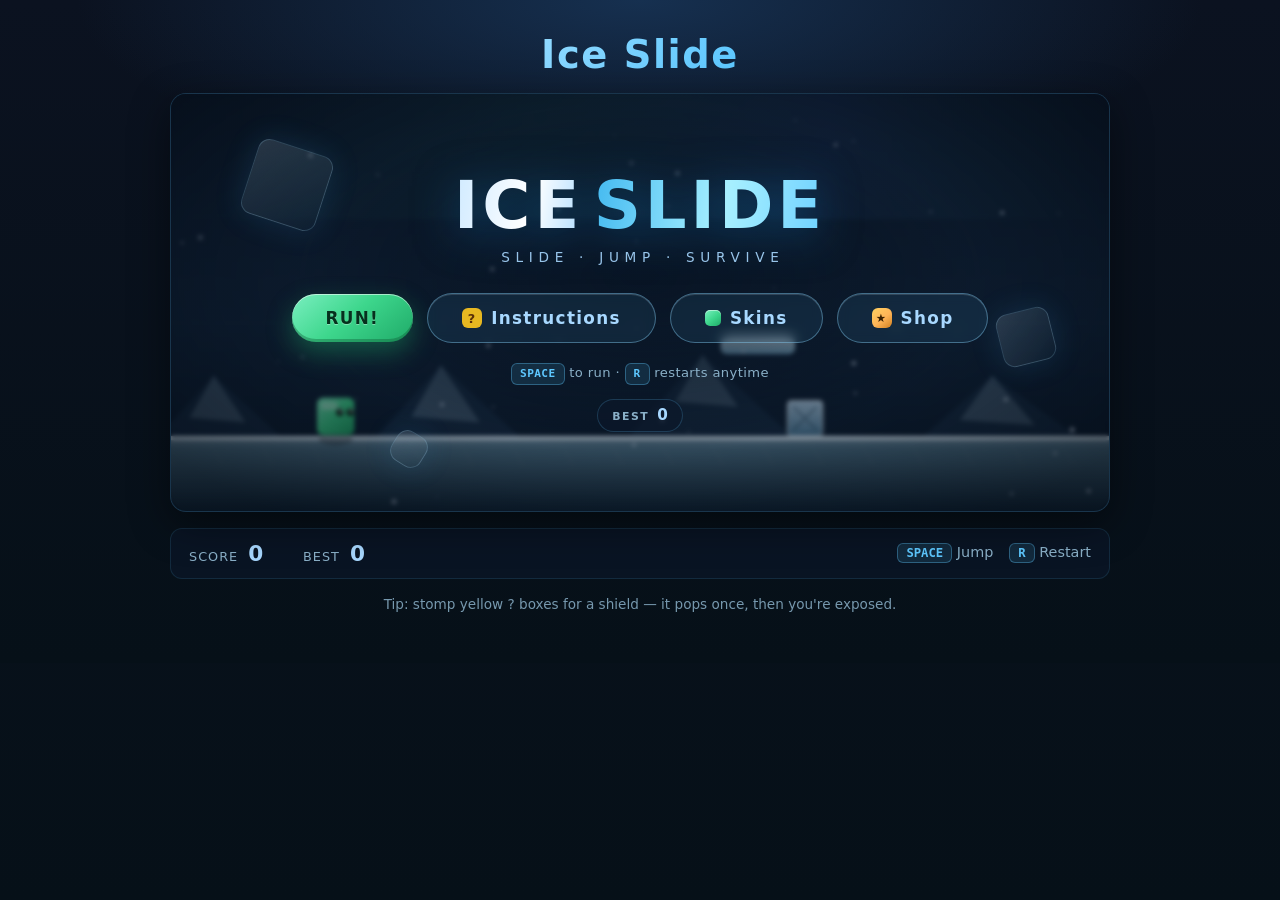
<file: index.html>
<!DOCTYPE html>
<html lang="en">
<head>
  <meta charset="UTF-8" />
  <meta name="viewport"
        content="width=device-width, initial-scale=1.0, maximum-scale=1.0, user-scalable=no, viewport-fit=cover" />
  <meta name="theme-color" content="#0b1220" />
  <meta name="mobile-web-app-capable" content="yes" />
  <title>Ice Slide — Jump or Fall</title>
  <meta name="description"
        content="A tiny endless ice-runner. Slide, jump the gaps, dodge what's coming — how far can you get?" />

  <!-- ── Link previews (WhatsApp, iMessage, Slack, Twitter, Facebook) ── -->
  <meta property="og:type" content="website" />
  <meta property="og:site_name" content="Ice Slide" />
  <meta property="og:url" content="https://gbt3101.github.io/ice-slide/" />
  <meta property="og:title" content="Ice Slide — Jump or Fall" />
  <meta property="og:description"
        content="A tiny endless ice-runner. Slide, jump the gaps, dodge what's coming — how far can you get?" />
  <meta property="og:image" content="https://gbt3101.github.io/ice-slide/og-cover.jpg" />
  <meta property="og:image:secure_url" content="https://gbt3101.github.io/ice-slide/og-cover.jpg" />
  <meta property="og:image:type" content="image/jpeg" />
  <meta property="og:image:width" content="1200" />
  <meta property="og:image:height" content="630" />
  <meta property="og:image:alt" content="The green cube sliding across cracking ice, chased by the shadow boss, a laser cube, an ice cube and a winged cube." />
  <meta name="twitter:card" content="summary_large_image" />
  <meta name="twitter:image" content="https://gbt3101.github.io/ice-slide/og-cover.jpg" />

  <link rel="icon" href="favicon.ico" sizes="any" />
  <link rel="icon" type="image/png" sizes="192x192" href="icon-192.png" />
  <link rel="apple-touch-icon" href="apple-touch-icon.png" />
  <link rel="stylesheet" href="style.css?v=14" />
</head>
<body>
  <div class="app">
    <header class="header">
      <h1>Ice Slide</h1>
    </header>

    <div class="game-wrap" id="game-wrap">
      <canvas id="game" width="900" height="400" aria-label="Ice Slide game canvas"></canvas>

      <!-- ── In-canvas HUD (touch / fullscreen only) ───────────────── -->
      <div id="hud-mobile" class="hud-mobile" aria-hidden="true">
        <div class="hud-m-stats">
          <span class="hud-m-label">Score</span>
          <span id="score-m" class="hud-m-value">0</span>
          <span class="hud-m-sep" aria-hidden="true"></span>
          <span class="hud-m-label">Best</span>
          <span id="best-m" class="hud-m-value">0</span>
        </div>
        <button id="btn-restart-m" class="hud-m-btn" type="button" aria-label="Restart run">
          <span aria-hidden="true">⟲</span>
        </button>
      </div>

      <!-- ── Entrance screen (sits over the live idle world) ───────── -->
      <div id="menu-screen" class="menu-screen">
        <div class="menu-veil" aria-hidden="true"></div>
        <div class="menu-content">
          <div class="menu-crest" aria-hidden="true">
            <span class="crest-shard"></span>
            <span class="crest-shard"></span>
            <span class="crest-shard"></span>
          </div>

          <h2 class="logo">
            <span class="logo-line logo-line--ice">ICE</span>
            <span class="logo-line logo-line--slide">SLIDE</span>
          </h2>

          <p class="logo-sub">Slide · Jump · Survive</p>

          <div class="menu-actions">
            <button id="btn-run" class="btn btn-run" type="button">
              <span class="btn-label">RUN!</span>
              <span class="btn-sheen" aria-hidden="true"></span>
            </button>
            <button id="btn-instructions" class="btn btn-ghost" type="button">
              <span class="btn-icon" aria-hidden="true">?</span>
              <span class="btn-label">Instructions</span>
            </button>
            <button id="btn-skins" class="btn btn-ghost" type="button">
              <span class="btn-icon btn-icon--skin" aria-hidden="true"></span>
              <span class="btn-label">Skins</span>
            </button>
            <button id="btn-shop" class="btn btn-ghost" type="button">
              <span class="btn-icon btn-icon--shop" aria-hidden="true">★</span>
              <span class="btn-label">Shop</span>
            </button>
          </div>

          <p class="menu-hint">
            <span class="k-pointer"><kbd>SPACE</kbd> to run · <kbd>R</kbd> restarts anytime</span>
            <span class="k-touch">Tap <kbd>RUN!</kbd> to drop in · then tap to jump</span>
          </p>

          <div class="menu-best">
            <span class="menu-best-label">Best</span>
            <span id="menu-best">0</span>
          </div>
        </div>
      </div>

      <!-- ── Game-over overlay ────────────────────────────────────── -->
      <div id="overlay" class="overlay hidden">
        <div class="panel">
          <h2 id="overlay-title">You fell!</h2>
          <p id="overlay-msg"></p>
          <div class="panel-actions">
            <button id="btn-retry" class="btn btn-run btn-run--sm" type="button">
              <span class="btn-label">RUN AGAIN</span>
              <span class="btn-sheen" aria-hidden="true"></span>
            </button>
            <button id="btn-menu" class="btn btn-ghost btn-ghost--sm" type="button">
              <span class="btn-label">Menu</span>
            </button>
          </div>
          <p class="hint">
            <span class="k-pointer">Press <kbd>SPACE</kbd> to try again</span>
            <span class="k-touch">Tap anywhere to try again</span>
          </p>
        </div>
      </div>

      <!-- ── Practice-run badge (any shop item equipped) ───────────── -->
      <div id="forfun-badge" class="forfun-badge" aria-hidden="true">
        <span class="forfun-dot"></span>For fun · score off
      </div>

      <!-- ── Resume gate (shown after rotating back to landscape) ──── -->
      <div id="resume-gate" class="resume-gate hidden" role="button" tabindex="-1"
           aria-label="Tap to resume the run">
        <div class="resume-card">
          <span class="resume-title">Paused</span>
          <span class="resume-sub">
            <span class="k-pointer">Press SPACE to resume</span>
            <span class="k-touch">Tap to resume</span>
          </span>
        </div>
      </div>
    </div>

    <div class="hud">
      <div class="stat">
        <span class="label">Score</span>
        <span id="score">0</span>
      </div>
      <div class="stat">
        <span class="label">Best</span>
        <span id="best">0</span>
      </div>
      <div class="stat controls">
        <span class="k-pointer"><kbd>SPACE</kbd> Jump</span>
        <span class="k-pointer"><kbd>R</kbd> Restart</span>
        <span class="k-touch">Tap to jump · hold for height</span>
      </div>
    </div>

    <footer class="footer">
      Tip: stomp yellow ? boxes for a shield — it pops once, then you're exposed.
    </footer>
  </div>

  <!-- ── Instructions (field manual) ─────────────────────────────── -->
  <div id="instructions" class="modal hidden" role="dialog" aria-modal="true"
       aria-labelledby="manual-title" aria-hidden="true">
    <div class="modal-card" role="document">
      <header class="modal-head">
        <div>
          <h2 id="manual-title">Field Manual</h2>
          <p class="modal-sub">What's coming for you — and what saves you.</p>
        </div>
        <button id="btn-close-manual" class="icon-btn" type="button" aria-label="Close instructions">
          <span aria-hidden="true">✕</span>
        </button>
      </header>

      <div class="manual">
        <section class="manual-col">
          <h3 class="col-title col-title--danger">
            <span class="col-dot"></span>Enemies &amp; Hazards
          </h3>
          <ul class="entry-list" id="list-enemies"></ul>
        </section>

        <section class="manual-col">
          <h3 class="col-title col-title--power">
            <span class="col-dot"></span>Powerups
          </h3>
          <ul class="entry-list" id="list-powerups"></ul>
          <p class="col-note">
            Stomp a yellow <strong>?</strong> dropper to unwrap one — every powerup
            has an equal chance.
          </p>
        </section>
      </div>

      <footer class="modal-foot">
        <div class="keyline">
          <span class="k-pointer">In a run: <kbd>SPACE</kbd> jump / stomp-boost · <kbd>R</kbd> restart</span>
          <span class="k-pointer"><kbd>ESC</kbd> closes this</span>
          <span class="k-touch">In a run: tap to jump / stomp-boost · hold for height</span>
          <span class="k-touch">The <kbd>⟲</kbd> button, top-right, restarts</span>
        </div>
        <button id="btn-run-manual" class="btn btn-run btn-run--sm" type="button">
          <span class="btn-label">RUN!</span>
          <span class="btn-sheen" aria-hidden="true"></span>
        </button>
      </footer>
    </div>
  </div>

  <!-- ── Skins (the wardrobe) ────────────────────────────────────── -->
  <div id="skins" class="modal modal--skins hidden" role="dialog" aria-modal="true"
       aria-labelledby="skins-title" aria-hidden="true">
    <div class="modal-card skins-card" role="document">
      <header class="modal-head">
        <div>
          <h2 id="skins-title">The Wardrobe</h2>
          <p class="modal-sub">Same square, same physics — entirely different vibe.</p>
        </div>
        <button id="btn-close-skins" class="icon-btn" type="button" aria-label="Close skins">
          <span aria-hidden="true">✕</span>
        </button>
      </header>

      <div class="skin-grid" id="skin-grid"></div>

      <footer class="modal-foot">
        <div class="keyline">
          <span>Cosmetic only — nothing here changes how you slide.</span>
          <span class="k-pointer"><kbd>ESC</kbd> closes this</span>
        </div>
        <button id="btn-run-skins" class="btn btn-run btn-run--sm" type="button">
          <span class="btn-label">RUN!</span>
          <span class="btn-sheen" aria-hidden="true"></span>
        </button>
      </footer>
    </div>
  </div>

  <!-- ── Shop (free modifiers — and the score goes off) ──────────── -->
  <div id="shop" class="modal modal--shop hidden" role="dialog" aria-modal="true"
       aria-labelledby="shop-title" aria-hidden="true">
    <div class="modal-card shop-card-panel" role="document">
      <header class="modal-head">
        <div>
          <h2 id="shop-title">The Shop</h2>
          <p class="modal-sub">Everything's free. Nothing here is fair.</p>
        </div>
        <button id="btn-close-shop" class="icon-btn" type="button" aria-label="Close shop">
          <span aria-hidden="true">✕</span>
        </button>
      </header>

      <p class="shop-warn" role="note">
        <span class="shop-warn-icon" aria-hidden="true">!</span>
        <span>
          Equip anything in here and <strong>your score won't be counted</strong> —
          no best, no record. It's just a run for fun.
        </span>
      </p>

      <div class="shop-body">
        <section class="shop-section">
          <h3 class="shop-section-title">
            Head start <span class="shop-section-note">pick one</span>
          </h3>
          <div class="shop-chips" id="shop-chips"></div>
        </section>

        <section class="shop-section">
          <h3 class="shop-section-title">
            Modifications <span class="shop-section-note">stack as many as you like</span>
          </h3>
          <div class="shop-grid" id="shop-grid"></div>
        </section>
      </div>

      <footer class="modal-foot">
        <div class="keyline">
          <span id="shop-summary">Nothing equipped — your next run counts.</span>
          <span class="k-pointer"><kbd>ESC</kbd> closes this</span>
        </div>
        <div class="shop-foot-actions">
          <button id="btn-clear-shop" class="btn btn-ghost btn-ghost--sm" type="button">
            <span class="btn-label">Clear all</span>
          </button>
          <button id="btn-run-shop" class="btn btn-run btn-run--sm" type="button">
            <span class="btn-label">RUN!</span>
            <span class="btn-sheen" aria-hidden="true"></span>
          </button>
        </div>
      </footer>
    </div>
  </div>

  <!-- ── Portrait gate — the whole game is a landscape experience ── -->
  <div id="rotate-gate" class="rotate-gate" aria-hidden="true">
    <div class="rotate-inner">
      <div class="rotate-phone" aria-hidden="true">
        <span class="rotate-phone-screen"></span>
        <span class="rotate-phone-notch"></span>
      </div>
      <h2 class="rotate-title">Turn your device</h2>
      <p class="rotate-sub">Ice Slide is a wide-screen run — rotate to landscape to play.</p>
      <p class="rotate-note">Tip: unlock rotation lock if the screen doesn't turn.</p>
    </div>
  </div>

  <script src="game.js?v=14"></script>
</body>
</html>
</file>
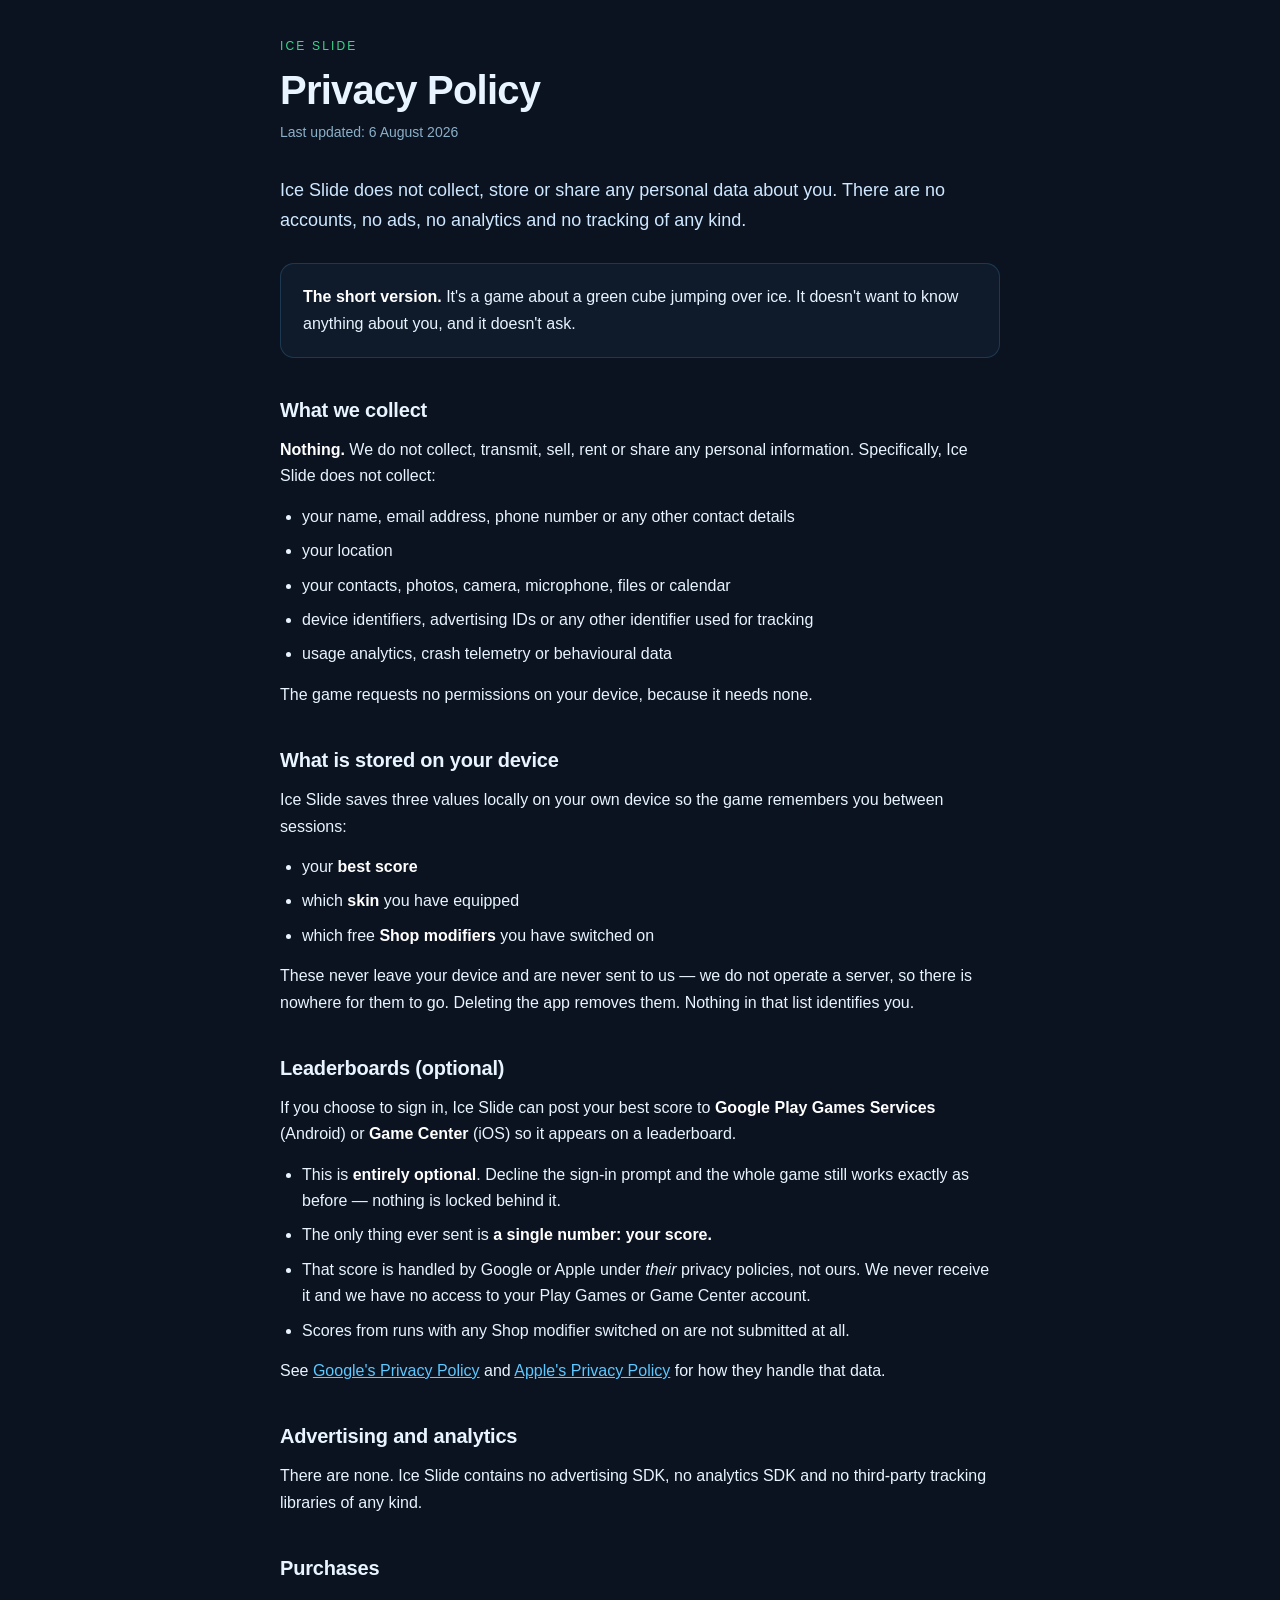
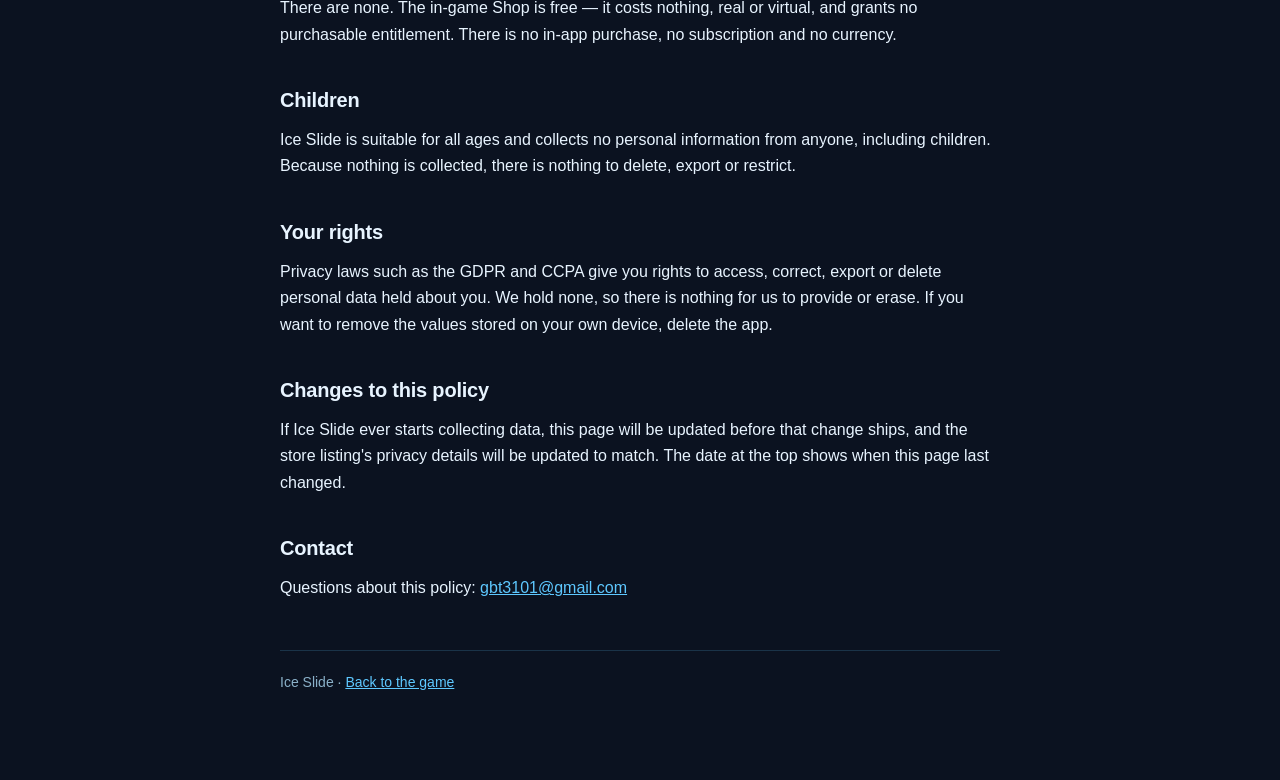
<file: privacy.html>
<!DOCTYPE html>
<html lang="en">
<head>
<meta charset="utf-8" />
<meta name="viewport" content="width=device-width, initial-scale=1" />
<meta name="theme-color" content="#0b1220" />
<title>Privacy Policy — Ice Slide</title>
<meta name="description" content="Ice Slide privacy policy. The game collects no personal data, has no accounts, no ads and no analytics." />
<style>
  :root{
    --bg:#0b1220; --text:#e8f4ff; --muted:#8ab0c8;
    --accent:#5ec8ff; --player:#3dd68c; --line:rgba(94,200,255,.18);
  }
  *{box-sizing:border-box}
  html,body{margin:0;padding:0}
  body{
    background:var(--bg); color:var(--text);
    font:16px/1.65 -apple-system,BlinkMacSystemFont,"Segoe UI",Roboto,Helvetica,Arial,sans-serif;
    padding:32px 20px 72px;
    -webkit-text-size-adjust:100%;
  }
  main{max-width:720px;margin:0 auto}
  .eyebrow{
    display:inline-block; font-size:12px; letter-spacing:.18em; text-transform:uppercase;
    color:var(--player); margin:0 0 10px;
  }
  h1{font-size:clamp(28px,6vw,40px); line-height:1.15; margin:0 0 8px; letter-spacing:-.02em}
  .updated{color:var(--muted); font-size:14px; margin:0 0 32px}
  h2{font-size:20px; margin:36px 0 10px; letter-spacing:-.01em}
  p{margin:0 0 14px}
  ul{margin:0 0 14px; padding-left:22px}
  li{margin:0 0 8px}
  a{color:var(--accent)}
  strong{color:#fff}
  .card{
    border:1px solid var(--line); border-radius:14px;
    padding:20px 22px; margin:28px 0; background:rgba(94,200,255,.05);
  }
  .card p:last-child{margin-bottom:0}
  .lede{font-size:18px; color:#cfe8ff}
  footer{
    margin-top:48px; padding-top:20px; border-top:1px solid var(--line);
    color:var(--muted); font-size:14px;
  }
</style>
</head>
<body>
<main>

  <span class="eyebrow">Ice Slide</span>
  <h1>Privacy Policy</h1>
  <p class="updated">Last updated: 6 August 2026</p>

  <p class="lede">Ice Slide does not collect, store or share any personal data about you. There are no accounts, no ads, no analytics and no tracking of any kind.</p>

  <div class="card">
    <p><strong>The short version.</strong> It's a game about a green cube jumping over ice. It doesn't want to know anything about you, and it doesn't ask.</p>
  </div>

  <h2>What we collect</h2>
  <p><strong>Nothing.</strong> We do not collect, transmit, sell, rent or share any personal information. Specifically, Ice Slide does not collect:</p>
  <ul>
    <li>your name, email address, phone number or any other contact details</li>
    <li>your location</li>
    <li>your contacts, photos, camera, microphone, files or calendar</li>
    <li>device identifiers, advertising IDs or any other identifier used for tracking</li>
    <li>usage analytics, crash telemetry or behavioural data</li>
  </ul>
  <p>The game requests no permissions on your device, because it needs none.</p>

  <h2>What is stored on your device</h2>
  <p>Ice Slide saves three values locally on your own device so the game remembers you between sessions:</p>
  <ul>
    <li>your <strong>best score</strong></li>
    <li>which <strong>skin</strong> you have equipped</li>
    <li>which free <strong>Shop modifiers</strong> you have switched on</li>
  </ul>
  <p>These never leave your device and are never sent to us — we do not operate a server, so there is nowhere for them to go. Deleting the app removes them. Nothing in that list identifies you.</p>

  <h2>Leaderboards (optional)</h2>
  <p>If you choose to sign in, Ice Slide can post your best score to <strong>Google Play Games Services</strong> (Android) or <strong>Game Center</strong> (iOS) so it appears on a leaderboard.</p>
  <ul>
    <li>This is <strong>entirely optional</strong>. Decline the sign-in prompt and the whole game still works exactly as before — nothing is locked behind it.</li>
    <li>The only thing ever sent is <strong>a single number: your score.</strong></li>
    <li>That score is handled by Google or Apple under <em>their</em> privacy policies, not ours. We never receive it and we have no access to your Play Games or Game Center account.</li>
    <li>Scores from runs with any Shop modifier switched on are not submitted at all.</li>
  </ul>
  <p>See <a href="https://policies.google.com/privacy" rel="noopener">Google's Privacy Policy</a> and <a href="https://www.apple.com/legal/privacy/" rel="noopener">Apple's Privacy Policy</a> for how they handle that data.</p>

  <h2>Advertising and analytics</h2>
  <p>There are none. Ice Slide contains no advertising SDK, no analytics SDK and no third-party tracking libraries of any kind.</p>

  <h2>Purchases</h2>
  <p>There are none. The in-game Shop is free — it costs nothing, real or virtual, and grants no purchasable entitlement. There is no in-app purchase, no subscription and no currency.</p>

  <h2>Children</h2>
  <p>Ice Slide is suitable for all ages and collects no personal information from anyone, including children. Because nothing is collected, there is nothing to delete, export or restrict.</p>

  <h2>Your rights</h2>
  <p>Privacy laws such as the GDPR and CCPA give you rights to access, correct, export or delete personal data held about you. We hold none, so there is nothing for us to provide or erase. If you want to remove the values stored on your own device, delete the app.</p>

  <h2>Changes to this policy</h2>
  <p>If Ice Slide ever starts collecting data, this page will be updated before that change ships, and the store listing's privacy details will be updated to match. The date at the top shows when this page last changed.</p>

  <h2>Contact</h2>
  <p>Questions about this policy: <a href="mailto:gbt3101@gmail.com">gbt3101@gmail.com</a></p>

  <footer>
    <p>Ice Slide · <a href="./">Back to the game</a></p>
  </footer>

</main>
</body>
</html>
</file>
<file: style.css>
*,
*::before,
*::after {
  box-sizing: border-box;
  margin: 0;
  padding: 0;
}

:root {
  --bg: #0b1220;
  --panel: rgba(12, 24, 42, 0.92);
  --ice: #a8d8ff;
  --ice-deep: #3d7ea6;
  --text: #e8f4ff;
  --muted: #8ab0c8;
  --accent: #5ec8ff;
  --danger: #ff6b7a;
  --shadow: 0 12px 40px rgba(0, 0, 0, 0.45);
  --radius: 16px;
  --font: "Segoe UI", system-ui, -apple-system, sans-serif;

  /* Sprite-matched accents (same values game.js paints with) */
  --player: #3dd68c;
  --player-lit: #7aefc0;
  --raider: #e83840;
  --dropper: #ffc820;
  --wood: #c89840;
  --wing: #c8b9ff;
}

html,
body {
  min-height: 100%;
  /* No pull-to-refresh / rubber-band while tapping fast on the canvas. */
  overscroll-behavior: none;
  -webkit-text-size-adjust: 100%;
  background:
    radial-gradient(ellipse 80% 50% at 50% 0%, #163050 0%, transparent 55%),
    linear-gradient(180deg, #0b1220 0%, #061018 100%);
  color: var(--text);
  font-family: var(--font);
}

body {
  display: flex;
  justify-content: center;
  align-items: flex-start;
  padding: 32px 16px 48px;
}

.app {
  width: min(940px, 100%);
  display: flex;
  flex-direction: column;
  gap: 16px;
}

.header {
  text-align: center;
}

.header h1 {
  font-size: clamp(1.8rem, 4vw, 2.4rem);
  font-weight: 700;
  letter-spacing: 0.04em;
  background: linear-gradient(135deg, #e8f7ff, #5ec8ff 60%, #a8d8ff);
  -webkit-background-clip: text;
  background-clip: text;
  color: transparent;
}

.tagline {
  color: var(--muted);
  font-size: 0.95rem;
  margin-top: 4px;
  letter-spacing: 0.12em;
  text-transform: uppercase;
}

.game-wrap {
  position: relative;
  border-radius: var(--radius);
  overflow: hidden;
  box-shadow: var(--shadow);
  border: 1px solid rgba(94, 200, 255, 0.18);
  background: #0a1524;
  line-height: 0;
}

/* While a full-screen panel is up, keep a floor so it never gets clipped
   on short/narrow viewports (the canvas scales down with the page). */
.game-wrap--menu {
  min-height: 320px;
}

#game {
  display: block;
  width: 100%;
  height: auto;
  background: #0a1524;
  cursor: pointer;
  /* A game surface owns its gestures: no scroll, pan, zoom or double-tap. */
  touch-action: none;
  -webkit-tap-highlight-color: transparent;
  user-select: none;
  -webkit-user-select: none;
}

.btn,
.icon-btn,
.hud-m-btn {
  touch-action: manipulation;
  -webkit-tap-highlight-color: transparent;
  user-select: none;
  -webkit-user-select: none;
}

/* ── Input-flavoured copy ────────────────────────────────────────
   Every hint exists twice; the body class picks which one is real. */
.k-touch {
  display: none;
}

body.is-touch .k-pointer {
  display: none;
}

body.is-touch .k-touch {
  display: inline;
}

.overlay {
  position: absolute;
  inset: 0;
  display: flex;
  align-items: center;
  justify-content: center;
  background: rgba(6, 12, 22, 0.72);
  backdrop-filter: blur(4px);
  z-index: 2;
  transition: opacity 0.2s ease, visibility 0s;
}

/* visibility (not just opacity) so its buttons leave the tab order mid-run */
.overlay.hidden {
  opacity: 0;
  visibility: hidden;
  pointer-events: none;
  transition: opacity 0.2s ease, visibility 0s linear 0.2s;
}

.panel {
  max-width: 420px;
  margin: 16px;
  padding: 28px 32px;
  border-radius: 14px;
  background: var(--panel);
  border: 1px solid rgba(94, 200, 255, 0.25);
  box-shadow: var(--shadow);
  text-align: center;
  line-height: 1.5;
}

.panel h2 {
  font-size: 1.6rem;
  margin-bottom: 12px;
  color: var(--accent);
}

.panel p {
  color: var(--muted);
  font-size: 0.98rem;
}

.panel .hint {
  margin-top: 18px;
  color: var(--text);
  font-weight: 600;
}

kbd {
  display: inline-block;
  padding: 2px 8px;
  border-radius: 6px;
  background: rgba(94, 200, 255, 0.12);
  border: 1px solid rgba(94, 200, 255, 0.35);
  color: var(--accent);
  font-family: ui-monospace, SFMono-Regular, Menlo, monospace;
  font-size: 0.85em;
  font-weight: 600;
}

.hud {
  display: flex;
  flex-wrap: wrap;
  gap: 12px 24px;
  align-items: center;
  justify-content: space-between;
  padding: 12px 18px;
  border-radius: 12px;
  background: rgba(12, 24, 42, 0.65);
  border: 1px solid rgba(94, 200, 255, 0.12);
}

.stat {
  display: flex;
  align-items: baseline;
  gap: 10px;
  min-width: 90px;
}

.stat .label {
  color: var(--muted);
  font-size: 0.8rem;
  text-transform: uppercase;
  letter-spacing: 0.08em;
}

.stat span:last-child {
  font-variant-numeric: tabular-nums;
  font-size: 1.35rem;
  font-weight: 700;
  color: var(--ice);
}

.stat.controls {
  gap: 16px;
  margin-left: auto;
  color: var(--muted);
  font-size: 0.9rem;
}

.stat.controls span:last-child {
  font-size: inherit;
  font-weight: inherit;
  color: inherit;
}

.footer {
  text-align: center;
  color: var(--muted);
  font-size: 0.85rem;
  opacity: 0.85;
  line-height: 1.45;
}

/* ══════════════════════════════════════════════════════════════
   ENTRANCE SCREEN
   Sits over the canvas so the live idle world (sky, aurora,
   mountains, snow, bobbing player) is the moving backdrop.
   ══════════════════════════════════════════════════════════════ */
.menu-screen {
  position: absolute;
  inset: 0;
  z-index: 3;
  display: flex;
  align-items: center;
  justify-content: center;
  line-height: 1.4;
  transition: opacity 0.3s ease, transform 0.3s ease, visibility 0s;
}

.menu-screen.hidden {
  opacity: 0;
  transform: scale(1.06);
  visibility: hidden;
  pointer-events: none;
  transition: opacity 0.28s ease, transform 0.28s ease, visibility 0s linear 0.28s;
}

/* Kept light on purpose — the live world behind it is the backdrop. */
.menu-veil {
  position: absolute;
  inset: 0;
  background: radial-gradient(
    ellipse 62% 72% at 50% 44%,
    rgba(6, 16, 30, 0.74) 0%,
    rgba(6, 14, 26, 0.44) 58%,
    rgba(3, 9, 18, 0.62) 100%
  );
  backdrop-filter: blur(2px);
}

.menu-content {
  position: relative;
  z-index: 1;
  display: flex;
  flex-direction: column;
  align-items: center;
  text-align: center;
  padding: 18px 20px;
  width: 100%;
}

/* Floating ice shards behind the wordmark */
.menu-crest {
  position: absolute;
  inset: -10% -5%;
  pointer-events: none;
}

.crest-shard {
  position: absolute;
  width: 78px;
  height: 78px;
  border-radius: 12px;
  background: linear-gradient(140deg, rgba(200, 232, 255, 0.16), rgba(94, 200, 255, 0.04));
  border: 1px solid rgba(160, 220, 255, 0.18);
  box-shadow: 0 0 30px rgba(60, 160, 230, 0.16);
}

.crest-shard:nth-child(1) {
  top: 6%;
  left: 12%;
  transform: rotate(18deg);
}

.crest-shard:nth-child(2) {
  top: 52%;
  right: 10%;
  width: 54px;
  height: 54px;
  transform: rotate(-14deg);
}

.crest-shard:nth-child(3) {
  bottom: 4%;
  left: 26%;
  width: 34px;
  height: 34px;
  transform: rotate(32deg);
}

/* ── Wordmark ────────────────────────────────────────────────── */
.logo {
  display: flex;
  align-items: baseline;
  justify-content: center;
  gap: 0.16em;
  font-size: clamp(2.1rem, 8.5vw, 4.1rem);
  font-weight: 900;
  letter-spacing: 0.06em;
  line-height: 1;
  filter: drop-shadow(0 6px 22px rgba(20, 120, 190, 0.55));
}

.logo-line {
  background-size: 220% 100%;
  -webkit-background-clip: text;
  background-clip: text;
  color: transparent;
}

.logo-line--ice {
  background-image: linear-gradient(100deg, #cfeaff 0%, #ffffff 28%, #9fd6ff 52%, #eaf8ff 76%, #bfe4ff 100%);
}

.logo-line--slide {
  background-image: linear-gradient(100deg, #43b9f0 0%, #a8f0ff 26%, #5ec8ff 52%, #e6fbff 74%, #4fb6f0 100%);
}

.logo-sub {
  margin-top: 10px;
  color: var(--ice);
  font-size: clamp(0.68rem, 2.2vw, 0.85rem);
  letter-spacing: 0.42em;
  text-transform: uppercase;
  text-indent: 0.42em;
  opacity: 0.9;
}

/* ── Buttons ─────────────────────────────────────────────────── */
.menu-actions {
  display: flex;
  flex-wrap: wrap;
  align-items: center;
  justify-content: center;
  gap: 14px;
  margin-top: 26px;
}

.btn {
  position: relative;
  display: inline-flex;
  align-items: center;
  justify-content: center;
  gap: 9px;
  padding: 14px 34px;
  border: none;
  border-radius: 999px;
  font-family: inherit;
  font-size: 1.05rem;
  font-weight: 800;
  letter-spacing: 0.08em;
  cursor: pointer;
  overflow: hidden;
  white-space: nowrap;
  transition: transform 0.16s cubic-bezier(0.2, 0.9, 0.3, 1.4), box-shadow 0.2s ease,
    background 0.2s ease, border-color 0.2s ease, color 0.2s ease;
}

@media (hover: hover) {
  .btn:hover {
    transform: translateY(-3px);
  }
}

.btn:active {
  transform: translateY(1px) scale(0.98);
}

.btn:focus-visible {
  outline: 2px solid #fff;
  outline-offset: 3px;
}

.btn-label,
.btn-icon {
  position: relative;
  z-index: 1;
}

/* Primary: the green player square's palette */
.btn-run {
  color: #06301d;
  background: linear-gradient(140deg, var(--player-lit) 0%, var(--player) 48%, #1faa68 100%);
  box-shadow:
    0 10px 26px rgba(31, 170, 104, 0.42),
    inset 0 1px 0 rgba(255, 255, 255, 0.55),
    inset 0 -3px 0 rgba(9, 80, 48, 0.35);
  text-shadow: 0 1px 0 rgba(255, 255, 255, 0.35);
}

@media (hover: hover) {
  .btn-run:hover {
    box-shadow:
      0 16px 34px rgba(31, 170, 104, 0.55),
      inset 0 1px 0 rgba(255, 255, 255, 0.6),
      inset 0 -3px 0 rgba(9, 80, 48, 0.35);
  }
}

.btn-run--sm {
  padding: 11px 24px;
  font-size: 0.92rem;
}

/* Sheen that sweeps across the primary button */
.btn-sheen {
  position: absolute;
  top: -60%;
  left: -60%;
  width: 45%;
  height: 220%;
  background: linear-gradient(90deg, rgba(255, 255, 255, 0) 0%, rgba(255, 255, 255, 0.55) 50%, rgba(255, 255, 255, 0) 100%);
  transform: rotate(18deg);
  pointer-events: none;
}

/* Secondary: frosted ice glass */
.btn-ghost {
  color: var(--ice);
  background: rgba(94, 200, 255, 0.09);
  border: 1px solid rgba(140, 215, 255, 0.4);
  box-shadow: inset 0 1px 0 rgba(255, 255, 255, 0.14);
  backdrop-filter: blur(6px);
}

@media (hover: hover) {
  .btn-ghost:hover {
    color: #ffffff;
    background: rgba(94, 200, 255, 0.2);
    border-color: rgba(180, 235, 255, 0.7);
  }
}

.btn-ghost--sm {
  padding: 11px 22px;
  font-size: 0.92rem;
}

.btn-icon {
  display: grid;
  place-items: center;
  width: 20px;
  height: 20px;
  border-radius: 6px;
  background: rgba(255, 200, 32, 0.9);
  color: #5a3008;
  font-size: 0.8rem;
  font-weight: 900;
}

/* Shop button: the gold of the milestone signs it sells */
.btn-icon--shop {
  background: linear-gradient(140deg, #ffd060 0%, #ffb457 55%, #d08020 100%);
  color: #3a2000;
  font-size: 0.72rem;
}

/* Skins button wears the player square instead of a glyph */
.btn-icon--skin {
  background: linear-gradient(140deg, var(--player-lit) 0%, var(--player) 52%, #1faa68 100%);
  box-shadow: inset 0 1px 0 rgba(255, 255, 255, 0.5);
  border-radius: 5px;
  width: 16px;
  height: 16px;
}

.menu-hint {
  margin-top: 20px;
  color: var(--muted);
  font-size: 0.82rem;
  letter-spacing: 0.03em;
}

.menu-best {
  display: inline-flex;
  align-items: baseline;
  gap: 8px;
  margin-top: 14px;
  padding: 5px 14px;
  border-radius: 999px;
  background: rgba(12, 24, 42, 0.6);
  border: 1px solid rgba(94, 200, 255, 0.2);
  font-size: 0.95rem;
  font-weight: 700;
  font-variant-numeric: tabular-nums;
  color: var(--ice);
}

.menu-best-label {
  color: var(--muted);
  font-size: 0.68rem;
  font-weight: 600;
  letter-spacing: 0.14em;
  text-transform: uppercase;
}

/* ── Game-over panel actions ─────────────────────────────────── */
.panel-actions {
  display: flex;
  flex-wrap: wrap;
  align-items: center;
  justify-content: center;
  gap: 10px;
  margin-top: 20px;
}

.panel .hint {
  margin-top: 12px;
  font-size: 0.82rem;
  font-weight: 500;
  color: var(--muted);
}

/* ══════════════════════════════════════════════════════════════
   INSTRUCTIONS — FIELD MANUAL
   ══════════════════════════════════════════════════════════════ */
.modal {
  position: fixed;
  inset: 0;
  z-index: 20;
  display: flex;
  align-items: center;
  justify-content: center;
  padding: 24px 16px;
  overflow-y: auto;
  background:
    radial-gradient(ellipse 70% 55% at 50% 0%, rgba(22, 48, 80, 0.9) 0%, transparent 60%),
    rgba(4, 10, 20, 0.88);
  backdrop-filter: blur(8px);
  transition: opacity 0.24s ease, visibility 0s;
}

.modal.hidden {
  opacity: 0;
  visibility: hidden;
  pointer-events: none;
  transition: opacity 0.22s ease, visibility 0s linear 0.22s;
}

.modal-card {
  width: min(920px, 100%);
  margin: auto;
  padding: 24px clamp(18px, 3vw, 30px) 20px;
  border-radius: 20px;
  background:
    linear-gradient(160deg, rgba(18, 38, 62, 0.96) 0%, rgba(10, 21, 36, 0.97) 60%, rgba(8, 16, 28, 0.98) 100%);
  border: 1px solid rgba(94, 200, 255, 0.28);
  box-shadow: 0 30px 90px rgba(0, 0, 0, 0.6), inset 0 1px 0 rgba(255, 255, 255, 0.08);
}

.modal-head {
  display: flex;
  align-items: flex-start;
  justify-content: space-between;
  gap: 16px;
  padding-bottom: 16px;
  border-bottom: 1px solid rgba(94, 200, 255, 0.15);
}

.modal-head h2 {
  font-size: clamp(1.3rem, 3.4vw, 1.7rem);
  font-weight: 800;
  letter-spacing: 0.03em;
  background: linear-gradient(135deg, #e8f7ff, #5ec8ff 65%, #a8d8ff);
  -webkit-background-clip: text;
  background-clip: text;
  color: transparent;
}

.modal-sub {
  margin-top: 4px;
  color: var(--muted);
  font-size: 0.85rem;
}

.icon-btn {
  flex: none;
  width: 36px;
  height: 36px;
  border-radius: 10px;
  background: rgba(94, 200, 255, 0.1);
  border: 1px solid rgba(94, 200, 255, 0.28);
  color: var(--ice);
  font-family: inherit;
  font-size: 1rem;
  cursor: pointer;
  transition: background 0.18s ease, color 0.18s ease, transform 0.18s ease;
}

@media (hover: hover) {
  .icon-btn:hover {
    background: rgba(255, 107, 122, 0.22);
    border-color: rgba(255, 140, 150, 0.5);
    color: #fff;
    transform: rotate(90deg);
  }
}

.icon-btn:focus-visible {
  outline: 2px solid var(--accent);
  outline-offset: 2px;
}

.manual {
  display: grid;
  grid-template-columns: 1fr 1fr;
  gap: 10px clamp(16px, 3vw, 32px);
  padding: 18px 0 4px;
}

.manual-col {
  min-width: 0;
}

/* Vertical frost divider between the two columns */
.manual-col:first-child {
  position: relative;
}

.manual-col:first-child::after {
  content: "";
  position: absolute;
  top: 6px;
  bottom: 6px;
  right: clamp(-16px, -1.5vw, -8px);
  width: 1px;
  background: linear-gradient(180deg, transparent, rgba(94, 200, 255, 0.28), transparent);
}

.col-title {
  display: flex;
  align-items: center;
  gap: 9px;
  margin-bottom: 12px;
  font-size: 0.78rem;
  font-weight: 800;
  letter-spacing: 0.16em;
  text-transform: uppercase;
  color: var(--muted);
}

.col-dot {
  width: 9px;
  height: 9px;
  border-radius: 50%;
  flex: none;
}

.col-title--danger .col-dot {
  background: var(--raider);
  box-shadow: 0 0 12px rgba(232, 56, 64, 0.8);
}

.col-title--power .col-dot {
  background: var(--player);
  box-shadow: 0 0 12px rgba(61, 214, 140, 0.8);
}

.entry-list {
  list-style: none;
  display: flex;
  flex-direction: column;
  gap: 8px;
}

.entry {
  display: grid;
  grid-template-columns: auto 1fr;
  align-items: center;
  gap: 12px;
  padding: 9px 12px;
  border-radius: 12px;
  background: rgba(94, 200, 255, 0.045);
  border: 1px solid rgba(94, 200, 255, 0.12);
  transition: background 0.2s ease, border-color 0.2s ease, transform 0.2s ease;
}

@media (hover: hover) {
  .entry:hover {
    background: rgba(94, 200, 255, 0.1);
    border-color: rgba(94, 200, 255, 0.3);
    transform: translateX(3px);
  }
}

.entry-icon {
  width: 62px;
  height: 62px;
  flex: none;
  border-radius: 10px;
  background:
    radial-gradient(ellipse 70% 70% at 50% 40%, rgba(94, 200, 255, 0.12), transparent 70%),
    rgba(6, 16, 28, 0.55);
  border: 1px solid rgba(94, 200, 255, 0.14);
}

.entry-body {
  min-width: 0;
}

.entry-head {
  display: flex;
  align-items: center;
  flex-wrap: wrap;
  gap: 8px;
}

.entry-name {
  font-size: 0.95rem;
  font-weight: 700;
  color: var(--text);
}

.entry-tag {
  padding: 2px 8px;
  border-radius: 999px;
  font-size: 0.65rem;
  font-weight: 800;
  letter-spacing: 0.08em;
  text-transform: uppercase;
  font-variant-numeric: tabular-nums;
  background: rgba(94, 200, 255, 0.12);
  border: 1px solid rgba(94, 200, 255, 0.3);
  color: var(--accent);
}

.entry-tag--danger {
  background: rgba(255, 107, 122, 0.12);
  border-color: rgba(255, 107, 122, 0.38);
  color: #ff97a3;
}

.entry-tag--gold {
  background: rgba(255, 200, 32, 0.12);
  border-color: rgba(255, 200, 32, 0.4);
  color: #ffd75e;
}

.entry-desc {
  margin-top: 3px;
  color: var(--muted);
  font-size: 0.83rem;
  line-height: 1.45;
}

.entry-desc strong {
  color: var(--ice);
  font-weight: 700;
}

.col-note {
  margin-top: 12px;
  padding: 10px 12px;
  border-radius: 10px;
  background: rgba(255, 200, 32, 0.07);
  border: 1px solid rgba(255, 200, 32, 0.22);
  color: var(--muted);
  font-size: 0.8rem;
  line-height: 1.5;
}

.col-note strong {
  color: var(--dropper);
}

.modal-foot {
  display: flex;
  flex-wrap: wrap;
  align-items: center;
  justify-content: space-between;
  gap: 14px;
  margin-top: 18px;
  padding-top: 16px;
  border-top: 1px solid rgba(94, 200, 255, 0.15);
}

.keyline {
  display: flex;
  flex-wrap: wrap;
  gap: 8px 18px;
  color: var(--muted);
  font-size: 0.82rem;
}

/* ══════════════════════════════════════════════════════════════
   SKINS — THE WARDROBE
   A .modal variant, so it inherits the frosted card, the scroll
   behaviour on short landscape and the reduced-motion blanket.
   Every card carries its own --skin-accent, set by game.js from
   the SKIN_DEFS entry, and that one variable drives the glow, the
   tag pill and the equipped ring.
   ══════════════════════════════════════════════════════════════ */
.skins-card {
  width: min(880px, 100%);
}

.skin-grid {
  display: grid;
  grid-template-columns: repeat(auto-fit, minmax(148px, 1fr));
  gap: 12px;
  padding: 18px 0 4px;
}

.skin-card {
  --skin-accent: #5ec8ff;
  position: relative;
  display: flex;
  flex-direction: column;
  align-items: center;
  gap: 8px;
  padding: 12px 10px 14px;
  border-radius: 16px;
  border: 1px solid rgba(94, 200, 255, 0.14);
  background:
    linear-gradient(180deg, rgba(94, 200, 255, 0.06), rgba(6, 16, 28, 0.35));
  color: var(--text);
  font-family: inherit;
  text-align: center;
  cursor: pointer;
  overflow: hidden;
  -webkit-tap-highlight-color: transparent;
  transition: transform 0.22s cubic-bezier(0.2, 0.9, 0.3, 1.4),
    border-color 0.22s ease, background 0.22s ease, box-shadow 0.22s ease;
}

/* Accent wash that only wakes up on hover / when equipped */
.skin-card::before {
  content: "";
  position: absolute;
  inset: -40% -10% auto;
  height: 120%;
  background: radial-gradient(ellipse 55% 60% at 50% 30%, var(--skin-accent), transparent 70%);
  opacity: 0;
  pointer-events: none;
  transition: opacity 0.3s ease;
}

@media (hover: hover) {
  .skin-card:hover {
    transform: translateY(-5px);
    border-color: color-mix(in srgb, var(--skin-accent) 55%, transparent);
  }

  .skin-card:hover::before {
    opacity: 0.12;
  }
}

.skin-card:active {
  transform: translateY(-1px) scale(0.985);
}

.skin-card:focus-visible {
  outline: 2px solid var(--skin-accent);
  outline-offset: 2px;
}

.skin-card--on {
  border-color: color-mix(in srgb, var(--skin-accent) 70%, transparent);
  box-shadow:
    0 0 0 1px color-mix(in srgb, var(--skin-accent) 35%, transparent),
    0 14px 34px -14px var(--skin-accent);
}

.skin-card--on::before {
  opacity: 0.16;
}

/* ── The little stage each square poses on ───────────────────── */
.skin-stage {
  position: relative;
  display: grid;
  place-items: center;
  width: 100%;
  height: 96px;
  border-radius: 13px;
  background:
    radial-gradient(ellipse 78% 62% at 50% 42%, rgba(94, 200, 255, 0.09), transparent 72%),
    rgba(4, 12, 22, 0.5);
  border: 1px solid rgba(94, 200, 255, 0.1);
  overflow: hidden;
}

/* Ice floor the square stands on */
.skin-stage::after {
  content: "";
  position: absolute;
  left: 14%;
  right: 14%;
  bottom: 12px;
  height: 1px;
  background: linear-gradient(90deg, transparent, rgba(168, 216, 255, 0.4), transparent);
}

.skin-canvas {
  width: 96px;
  height: 96px;
  position: relative;
  z-index: 1;
}

/* ── Card copy ───────────────────────────────────────────────── */
.skin-meta {
  display: flex;
  flex-direction: column;
  align-items: center;
  gap: 5px;
  position: relative;
}

.skin-name {
  font-size: 0.92rem;
  font-weight: 800;
  letter-spacing: 0.02em;
}

.skin-tag {
  padding: 2px 9px;
  border-radius: 999px;
  font-size: 0.6rem;
  font-weight: 800;
  letter-spacing: 0.12em;
  text-transform: uppercase;
  color: var(--skin-accent);
  background: color-mix(in srgb, var(--skin-accent) 13%, transparent);
  border: 1px solid color-mix(in srgb, var(--skin-accent) 38%, transparent);
}

.skin-blurb {
  color: var(--muted);
  font-size: 0.73rem;
  line-height: 1.42;
}

/* ── Equip / Equipped pill ───────────────────────────────────── */
.skin-state {
  position: relative;
  margin-top: auto;
  padding: 5px 14px;
  border-radius: 999px;
  font-size: 0.66rem;
  font-weight: 800;
  letter-spacing: 0.1em;
  text-transform: uppercase;
  border: 1px solid rgba(140, 215, 255, 0.28);
  color: var(--muted);
  transition: background 0.22s ease, color 0.22s ease, border-color 0.22s ease;
}

.skin-state-on {
  display: none;
  align-items: center;
  gap: 6px;
}

.skin-check {
  font-size: 0.75rem;
  line-height: 1;
}

.skin-card--on .skin-state {
  color: #04121c;
  background: var(--skin-accent);
  border-color: transparent;
}

.skin-card--on .skin-state-off {
  display: none;
}

.skin-card--on .skin-state-on {
  display: inline-flex;
}

/* ══════════════════════════════════════════════════════════════
   SHOP — FREE MODIFIERS
   Another .modal variant, so it inherits the frosted card and the
   scroll behaviour on short landscape. Two shelves: nine head-start
   chips (mutually exclusive) and five full modification cards.
   Every card carries its own --shop-accent, set by game.js from the
   SHOP_DEFS entry, and that one variable drives glow and ring.
   ══════════════════════════════════════════════════════════════ */
.shop-card-panel {
  width: min(900px, 100%);
}

/* The deal, stated before anything can be equipped */
.shop-warn {
  display: flex;
  align-items: center;
  gap: 11px;
  margin-top: 16px;
  padding: 11px 14px;
  border-radius: 12px;
  background: rgba(255, 170, 60, 0.09);
  border: 1px solid rgba(255, 170, 60, 0.34);
  color: #ffd9a8;
  font-size: 0.84rem;
  line-height: 1.5;
}

.shop-warn strong {
  color: #ffb457;
  font-weight: 800;
}

.shop-warn-icon {
  flex: none;
  display: grid;
  place-items: center;
  width: 22px;
  height: 22px;
  border-radius: 50%;
  background: rgba(255, 170, 60, 0.9);
  color: #3a2000;
  font-size: 0.85rem;
  font-weight: 900;
}

.shop-body {
  display: flex;
  flex-direction: column;
  gap: 18px;
  padding: 16px 0 2px;
}

.shop-section-title {
  display: flex;
  align-items: baseline;
  gap: 10px;
  margin-bottom: 10px;
  font-size: 0.76rem;
  font-weight: 800;
  letter-spacing: 0.16em;
  text-transform: uppercase;
  color: var(--muted);
}

.shop-section-note {
  letter-spacing: 0.04em;
  text-transform: none;
  font-size: 0.74rem;
  font-weight: 600;
  color: rgba(168, 200, 230, 0.6);
}

/* ── Head-start chips ────────────────────────────────────────── */
.shop-chips {
  display: grid;
  grid-template-columns: repeat(auto-fit, minmax(74px, 1fr));
  gap: 9px;
}

.shop-chip {
  --shop-accent: #ffd060;
  /* The wardrobe's equipped-glow keyframes read --skin-accent; alias it so
     the shop can reuse that animation instead of duplicating it. */
  --skin-accent: var(--shop-accent);
  position: relative;
  display: grid;
  place-items: center;
  padding: 6px 4px 8px;
  border-radius: 13px;
  border: 1px solid rgba(94, 200, 255, 0.14);
  background: linear-gradient(180deg, rgba(94, 200, 255, 0.05), rgba(6, 16, 28, 0.35));
  cursor: pointer;
  font-family: inherit;
  -webkit-tap-highlight-color: transparent;
  transition: transform 0.2s cubic-bezier(0.2, 0.9, 0.3, 1.4),
    border-color 0.2s ease, box-shadow 0.2s ease, background 0.2s ease;
}

.shop-chip-canvas {
  width: 64px;
  height: 50px;
}

/* The tick only exists once the rung is taken */
.shop-chip-tick {
  position: absolute;
  top: 5px;
  right: 6px;
  display: grid;
  place-items: center;
  width: 16px;
  height: 16px;
  border-radius: 50%;
  background: var(--shop-accent);
  color: #2a1c00;
  font-size: 0.62rem;
  font-weight: 900;
  opacity: 0;
  transform: scale(0.5);
  transition: opacity 0.2s ease, transform 0.24s cubic-bezier(0.22, 1.2, 0.36, 1);
}

/* ── Modification cards ──────────────────────────────────────── */
.shop-grid {
  display: grid;
  grid-template-columns: repeat(auto-fit, minmax(158px, 1fr));
  gap: 12px;
}

.shop-card {
  --shop-accent: #5ec8ff;
  --skin-accent: var(--shop-accent);
  position: relative;
  display: flex;
  flex-direction: column;
  align-items: center;
  gap: 8px;
  padding: 12px 10px 14px;
  border-radius: 16px;
  border: 1px solid rgba(94, 200, 255, 0.14);
  background: linear-gradient(180deg, rgba(94, 200, 255, 0.06), rgba(6, 16, 28, 0.35));
  color: var(--text);
  font-family: inherit;
  text-align: center;
  cursor: pointer;
  overflow: hidden;
  -webkit-tap-highlight-color: transparent;
  transition: transform 0.22s cubic-bezier(0.2, 0.9, 0.3, 1.4),
    border-color 0.22s ease, background 0.22s ease, box-shadow 0.22s ease;
}

/* Accent wash, asleep until hover / equipped — same rule as the wardrobe */
.shop-card::before {
  content: "";
  position: absolute;
  inset: -40% -10% auto;
  height: 120%;
  background: radial-gradient(ellipse 55% 60% at 50% 30%, var(--shop-accent), transparent 70%);
  opacity: 0;
  pointer-events: none;
  transition: opacity 0.3s ease;
}

@media (hover: hover) {
  .shop-card:hover,
  .shop-chip:hover {
    transform: translateY(-4px);
    border-color: color-mix(in srgb, var(--shop-accent) 55%, transparent);
  }

  .shop-card:hover::before {
    opacity: 0.12;
  }
}

.shop-card:active,
.shop-chip:active {
  transform: translateY(-1px) scale(0.985);
}

.shop-card:focus-visible,
.shop-chip:focus-visible {
  outline: 2px solid var(--shop-accent);
  outline-offset: 2px;
}

.shop-card--on {
  border-color: color-mix(in srgb, var(--shop-accent) 70%, transparent);
  box-shadow:
    0 0 0 1px color-mix(in srgb, var(--shop-accent) 35%, transparent),
    0 14px 34px -14px var(--shop-accent);
}

.shop-card.shop-card--on::before {
  opacity: 0.16;
}

.shop-chip.shop-card--on {
  background: linear-gradient(180deg,
    color-mix(in srgb, var(--shop-accent) 14%, transparent), rgba(6, 16, 28, 0.35));
}

.shop-chip.shop-card--on .shop-chip-tick {
  opacity: 1;
  transform: scale(1);
}

.shop-stage {
  position: relative;
  display: grid;
  place-items: center;
  width: 100%;
  height: 84px;
  border-radius: 13px;
  background:
    radial-gradient(ellipse 78% 62% at 50% 42%, rgba(94, 200, 255, 0.09), transparent 72%),
    rgba(4, 12, 22, 0.5);
  border: 1px solid rgba(94, 200, 255, 0.1);
  overflow: hidden;
}

.shop-canvas {
  position: relative;
  z-index: 1;
  width: 84px;
  height: 84px;
}

.shop-meta {
  position: relative;
  display: flex;
  flex-direction: column;
  align-items: center;
  gap: 5px;
}

.shop-name {
  font-size: 0.92rem;
  font-weight: 800;
  letter-spacing: 0.02em;
}

.shop-tag {
  padding: 2px 9px;
  border-radius: 999px;
  font-size: 0.6rem;
  font-weight: 800;
  letter-spacing: 0.1em;
  text-transform: uppercase;
  color: var(--shop-accent);
  background: color-mix(in srgb, var(--shop-accent) 13%, transparent);
  border: 1px solid color-mix(in srgb, var(--shop-accent) 38%, transparent);
}

.shop-blurb {
  color: var(--muted);
  font-size: 0.73rem;
  line-height: 1.42;
}

.shop-state {
  position: relative;
  margin-top: auto;
  padding: 5px 14px;
  border-radius: 999px;
  font-size: 0.66rem;
  font-weight: 800;
  letter-spacing: 0.1em;
  text-transform: uppercase;
  border: 1px solid rgba(140, 215, 255, 0.28);
  color: var(--muted);
  transition: background 0.22s ease, color 0.22s ease, border-color 0.22s ease;
}

.shop-state-on {
  display: none;
  align-items: center;
  gap: 6px;
}

.shop-check {
  font-size: 0.75rem;
  line-height: 1;
}

.shop-card--on .shop-state {
  color: #04121c;
  background: var(--shop-accent);
  border-color: transparent;
}

.shop-card--on .shop-state-off {
  display: none;
}

.shop-card--on .shop-state-on {
  display: inline-flex;
}

/* ── Footer: the running tally of what this run has become ───── */
.shop-foot-actions {
  display: flex;
  align-items: center;
  gap: 10px;
}

#shop-summary {
  font-variant-numeric: tabular-nums;
}

.shop-summary--hot {
  color: #ffb457;
  font-weight: 700;
}

#btn-clear-shop:disabled {
  opacity: 0.4;
  cursor: default;
  transform: none;
}

/* ── The badge that rides along with a modified run ──────────── */
.forfun-badge {
  position: absolute;
  top: 10px;
  left: 12px;
  z-index: 4;
  display: none;
  align-items: center;
  gap: 7px;
  padding: 5px 11px;
  border-radius: 999px;
  background: rgba(8, 18, 30, 0.72);
  border: 1px solid rgba(255, 170, 60, 0.42);
  color: #ffcf95;
  font-size: 0.68rem;
  font-weight: 800;
  letter-spacing: 0.1em;
  text-transform: uppercase;
  pointer-events: none;
  backdrop-filter: blur(4px);
}

body.is-running.is-modified .forfun-badge {
  display: flex;
}

/* Fullscreen puts the score pill in that exact corner — sit under it. */
body.is-fullscreen .forfun-badge {
  top: calc(46px + env(safe-area-inset-top));
  left: calc(12px + env(safe-area-inset-left));
  font-size: 0.6rem;
  padding: 4px 9px;
}

.forfun-dot {
  width: 7px;
  height: 7px;
  border-radius: 50%;
  background: #ffb457;
  box-shadow: 0 0 10px rgba(255, 180, 87, 0.9);
  animation: forfun-pulse 1.6s ease-in-out infinite;
}

/* Same note, restated on the game-over panel */
.msg-forfun {
  display: inline-block;
  margin-top: 8px;
  color: #ffb457;
  font-size: 0.86rem;
  font-weight: 700;
}

/* ══════════════════════════════════════════════════════════════
   ANIMATION
   ══════════════════════════════════════════════════════════════ */
@keyframes forfun-pulse {
  0%, 100% { opacity: 1; }
  50% { opacity: 0.35; }
}

@keyframes ice-shimmer {
  0%,
  62% {
    background-position: 120% 0;
  }
  100% {
    background-position: -60% 0;
  }
}

@keyframes logo-drop {
  0% {
    opacity: 0;
    transform: translateY(-34px) scale(0.86) rotate(-4deg);
    filter: blur(6px);
  }
  60% {
    opacity: 1;
    filter: blur(0);
  }
  78% {
    transform: translateY(4px) scale(1.03) rotate(0.6deg);
  }
  100% {
    opacity: 1;
    transform: none;
    filter: blur(0);
  }
}

@keyframes rise-in {
  from {
    opacity: 0;
    transform: translateY(14px);
  }
  to {
    opacity: 1;
    transform: none;
  }
}

@keyframes run-pulse {
  0%,
  100% {
    box-shadow:
      0 10px 26px rgba(31, 170, 104, 0.42),
      0 0 0 0 rgba(61, 214, 140, 0.5),
      inset 0 1px 0 rgba(255, 255, 255, 0.55),
      inset 0 -3px 0 rgba(9, 80, 48, 0.35);
  }
  55% {
    box-shadow:
      0 12px 30px rgba(31, 170, 104, 0.5),
      0 0 0 14px rgba(61, 214, 140, 0),
      inset 0 1px 0 rgba(255, 255, 255, 0.55),
      inset 0 -3px 0 rgba(9, 80, 48, 0.35);
  }
}

@keyframes sheen-sweep {
  0%,
  55% {
    left: -60%;
  }
  100% {
    left: 130%;
  }
}

@keyframes shard-drift {
  0%,
  100% {
    transform: translate3d(0, 0, 0) rotate(var(--spin, 18deg));
  }
  50% {
    transform: translate3d(6px, -14px, 0) rotate(calc(var(--spin, 18deg) + 6deg));
  }
}

@keyframes card-in {
  from {
    opacity: 0;
    transform: translateY(22px) scale(0.96);
  }
  to {
    opacity: 1;
    transform: none;
  }
}

@keyframes entry-in {
  from {
    opacity: 0;
    transform: translateX(-14px);
  }
  to {
    opacity: 1;
    transform: none;
  }
}

/* Entrance choreography — re-runs every time the menu comes back,
   because the rules only apply while :not(.hidden). */
.menu-screen:not(.hidden) .logo-line {
  animation:
    logo-drop 0.66s cubic-bezier(0.22, 1.2, 0.36, 1) backwards,
    ice-shimmer 4.5s 1.1s ease-in-out infinite;
}

.menu-screen:not(.hidden) .logo-line--slide {
  animation-delay: 0.12s, 1.35s;
}

.menu-screen:not(.hidden) .logo-sub {
  animation: rise-in 0.5s 0.34s ease-out backwards;
}

.menu-screen:not(.hidden) .menu-actions {
  animation: rise-in 0.5s 0.46s cubic-bezier(0.22, 1.2, 0.36, 1) backwards;
}

.menu-screen:not(.hidden) .menu-hint {
  animation: rise-in 0.5s 0.58s ease-out backwards;
}

.menu-screen:not(.hidden) .menu-best {
  animation: rise-in 0.5s 0.68s ease-out backwards;
}

.menu-screen:not(.hidden) .crest-shard {
  animation: shard-drift 7s ease-in-out infinite;
}

.menu-screen:not(.hidden) .crest-shard:nth-child(1) {
  --spin: 18deg;
}

.menu-screen:not(.hidden) .crest-shard:nth-child(2) {
  --spin: -14deg;
  animation-duration: 9s;
  animation-delay: -3s;
}

.menu-screen:not(.hidden) .crest-shard:nth-child(3) {
  --spin: 32deg;
  animation-duration: 6s;
  animation-delay: -1.5s;
}

.btn-run .btn-sheen {
  animation: sheen-sweep 3.6s ease-in-out infinite;
}

.menu-screen:not(.hidden) .btn-run {
  animation: run-pulse 2.4s ease-out infinite;
}

.modal:not(.hidden) .modal-card {
  animation: card-in 0.36s cubic-bezier(0.22, 1.1, 0.36, 1) backwards;
}

.modal:not(.hidden) .entry {
  animation: entry-in 0.34s ease-out backwards;
}

.modal:not(.hidden) .entry:nth-child(1) { animation-delay: 0.1s; }
.modal:not(.hidden) .entry:nth-child(2) { animation-delay: 0.15s; }
.modal:not(.hidden) .entry:nth-child(3) { animation-delay: 0.2s; }
.modal:not(.hidden) .entry:nth-child(4) { animation-delay: 0.25s; }
.modal:not(.hidden) .entry:nth-child(5) { animation-delay: 0.3s; }
.modal:not(.hidden) .entry:nth-child(6) { animation-delay: 0.35s; }

/* ── Wardrobe choreography ───────────────────────────────────── */
@keyframes skin-card-in {
  from {
    opacity: 0;
    transform: translateY(18px) scale(0.94);
  }
  to {
    opacity: 1;
    transform: none;
  }
}

/* The equipped card breathes, so the choice is never in doubt */
@keyframes skin-equipped-glow {
  0%,
  100% {
    box-shadow:
      0 0 0 1px color-mix(in srgb, var(--skin-accent) 35%, transparent),
      0 14px 34px -14px var(--skin-accent);
  }
  50% {
    box-shadow:
      0 0 0 1px color-mix(in srgb, var(--skin-accent) 60%, transparent),
      0 18px 42px -12px var(--skin-accent);
  }
}

@keyframes skin-equip-pop {
  0% {
    transform: none;
  }
  35% {
    transform: translateY(-6px) scale(1.05);
  }
  100% {
    transform: none;
  }
}

.modal:not(.hidden) .skin-card {
  animation: skin-card-in 0.4s cubic-bezier(0.22, 1.1, 0.36, 1) backwards;
}

.modal:not(.hidden) .skin-card:nth-child(1) { animation-delay: 0.08s; }
.modal:not(.hidden) .skin-card:nth-child(2) { animation-delay: 0.14s; }
.modal:not(.hidden) .skin-card:nth-child(3) { animation-delay: 0.2s; }
.modal:not(.hidden) .skin-card:nth-child(4) { animation-delay: 0.26s; }
.modal:not(.hidden) .skin-card:nth-child(5) { animation-delay: 0.32s; }

/* Once the entrance has played, the equipped card takes over the slot */
.modal:not(.hidden) .skin-card--on {
  animation:
    skin-card-in 0.4s cubic-bezier(0.22, 1.1, 0.36, 1) backwards,
    skin-equipped-glow 2.8s 0.5s ease-in-out infinite;
}

/* Doubled class so it outranks the nth-child stagger delays above */
.modal:not(.hidden) .skin-card.skin-card--pop {
  animation:
    skin-equip-pop 0.42s cubic-bezier(0.22, 1.1, 0.36, 1),
    skin-equipped-glow 2.8s ease-in-out infinite;
  animation-delay: 0s, 0.42s;
}

/* The shop borrows the wardrobe's entrance. Its shelves hold nine and five,
   so the stagger is written as a step per position rather than one rule per
   card — adding a shop item must not mean adding a line here. */
.modal:not(.hidden) .shop-chip,
.modal:not(.hidden) .shop-card {
  animation: skin-card-in 0.4s cubic-bezier(0.22, 1.1, 0.36, 1) backwards;
}

.modal:not(.hidden) .shop-chip:nth-child(n + 1) { animation-delay: 0.08s; }
.modal:not(.hidden) .shop-chip:nth-child(n + 4) { animation-delay: 0.13s; }
.modal:not(.hidden) .shop-chip:nth-child(n + 7) { animation-delay: 0.18s; }
.modal:not(.hidden) .shop-card:nth-child(n + 1) { animation-delay: 0.2s; }
.modal:not(.hidden) .shop-card:nth-child(n + 3) { animation-delay: 0.26s; }
.modal:not(.hidden) .shop-card:nth-child(n + 5) { animation-delay: 0.32s; }

.modal:not(.hidden) .shop-card.shop-card--on {
  animation:
    skin-card-in 0.4s cubic-bezier(0.22, 1.1, 0.36, 1) backwards,
    skin-equipped-glow 2.8s 0.5s ease-in-out infinite;
}

.modal:not(.hidden) .shop-card.shop-card--pop {
  animation:
    skin-equip-pop 0.42s cubic-bezier(0.22, 1.1, 0.36, 1),
    skin-equipped-glow 2.8s ease-in-out infinite;
  animation-delay: 0s, 0.42s;
}

/* ══════════════════════════════════════════════════════════════
   RESPONSIVE
   ══════════════════════════════════════════════════════════════ */
@media (max-width: 760px) {
  .manual {
    grid-template-columns: 1fr;
    gap: 18px;
  }

  .manual-col:first-child::after {
    display: none;
  }
}

@media (max-width: 600px) {
  .menu-content {
    padding: 12px;
  }

  .logo-sub {
    margin-top: 6px;
    letter-spacing: 0.3em;
    text-indent: 0.3em;
  }

  .menu-actions {
    margin-top: 18px;
    gap: 10px;
  }

  .btn {
    padding: 12px 24px;
    font-size: 0.95rem;
  }

  .menu-hint {
    margin-top: 14px;
    font-size: 0.75rem;
  }

  .menu-best {
    margin-top: 10px;
  }

  .crest-shard {
    display: none;
  }

  .modal {
    padding: 12px 10px;
  }

  .modal-card {
    padding: 18px 14px 16px;
  }

  .entry-icon {
    width: 54px;
    height: 54px;
  }

  .modal-foot {
    justify-content: center;
  }

  .skin-grid {
    grid-template-columns: repeat(auto-fit, minmax(126px, 1fr));
    gap: 9px;
  }

  .skin-stage {
    height: 78px;
  }

  .skin-canvas {
    width: 78px;
    height: 78px;
  }

  .skin-blurb {
    font-size: 0.68rem;
  }

  .shop-chips {
    grid-template-columns: repeat(auto-fit, minmax(66px, 1fr));
    gap: 7px;
  }

  .shop-chip-canvas {
    width: 56px;
    height: 44px;
  }

  .shop-grid {
    grid-template-columns: repeat(auto-fit, minmax(134px, 1fr));
    gap: 9px;
  }

  .shop-stage {
    height: 70px;
  }

  .shop-canvas {
    width: 70px;
    height: 70px;
  }

  .shop-blurb {
    font-size: 0.68rem;
  }

  .shop-warn {
    font-size: 0.78rem;
    padding: 9px 11px;
  }
}

@media (prefers-reduced-motion: reduce) {
  .menu-screen *,
  .modal * {
    animation: none !important;
    transition: none !important;
  }

  .logo-line {
    background-position: 50% 0;
  }
}

@media (max-width: 600px) {
  body {
    padding: 16px 10px 32px;
  }

  .hud {
    flex-direction: column;
    align-items: flex-start;
  }

  .stat.controls {
    margin-left: 0;
  }
}

/* ══════════════════════════════════════════════════════════════
   MOBILE
   Three body classes, all owned by game.js (see initResponsive) so
   the CSS and the JS can never disagree about what mode we're in:

     .is-touch          coarse pointer — swap copy, grow tap targets
     .is-portrait-locked  coarse + portrait — show the rotate gate,
                          freeze the simulation
     .is-fullscreen     coarse + landscape — the game eats the viewport
   ══════════════════════════════════════════════════════════════ */

/* ── Portrait gate ───────────────────────────────────────────── */
.rotate-gate {
  position: fixed;
  inset: 0;
  z-index: 100;
  display: none;
  align-items: center;
  justify-content: center;
  padding: 24px calc(24px + env(safe-area-inset-right)) 24px calc(24px + env(safe-area-inset-left));
  text-align: center;
  background:
    radial-gradient(ellipse 90% 45% at 50% 30%, #163050 0%, transparent 62%),
    linear-gradient(180deg, #0b1220 0%, #061018 100%);
}

body.is-portrait-locked .rotate-gate {
  display: flex;
}

.rotate-inner {
  display: flex;
  flex-direction: column;
  align-items: center;
  gap: 14px;
  max-width: 360px;
}

/* A phone outline that tips over on a loop — the instruction, drawn. */
.rotate-phone {
  position: relative;
  width: 74px;
  height: 128px;
  border-radius: 14px;
  border: 3px solid rgba(168, 216, 255, 0.85);
  background: linear-gradient(150deg, rgba(94, 200, 255, 0.16), rgba(94, 200, 255, 0.04));
  box-shadow: 0 0 34px rgba(60, 160, 230, 0.28);
  animation: rotate-hint 2.6s ease-in-out infinite;
}

.rotate-phone-screen {
  position: absolute;
  inset: 9px;
  border-radius: 6px;
  background: linear-gradient(160deg, rgba(200, 240, 255, 0.22), rgba(61, 214, 140, 0.16));
}

.rotate-phone-notch {
  position: absolute;
  top: 4px;
  left: 50%;
  width: 22px;
  height: 3px;
  border-radius: 999px;
  transform: translateX(-50%);
  background: rgba(168, 216, 255, 0.85);
}

.rotate-title {
  margin-top: 12px;
  font-size: clamp(1.4rem, 6vw, 1.9rem);
  font-weight: 800;
  letter-spacing: 0.03em;
  background: linear-gradient(135deg, #e8f7ff, #5ec8ff 62%, #a8d8ff);
  -webkit-background-clip: text;
  background-clip: text;
  color: transparent;
}

.rotate-sub {
  color: var(--ice);
  font-size: 0.98rem;
  line-height: 1.5;
}

.rotate-note {
  color: var(--muted);
  font-size: 0.8rem;
  opacity: 0.8;
}

@keyframes rotate-hint {
  0%, 26% { transform: rotate(0deg); }
  56%, 88% { transform: rotate(-90deg); }
  100% { transform: rotate(0deg); }
}

/* Nothing behind the gate should be reachable, or rubber-band under it. */
body.is-portrait-locked {
  overflow: hidden;
}

body.is-portrait-locked .app,
body.is-portrait-locked .modal {
  visibility: hidden;
  pointer-events: none;
}

/* ── Landscape: the game takes the whole screen ──────────────── */
body.is-fullscreen {
  padding: 0;
  height: 100vh;
  height: 100dvh;
  overflow: hidden;
}

body.is-fullscreen .app {
  width: 100%;
  height: 100vh;
  height: 100dvh;
  gap: 0;
}

body.is-fullscreen .header,
body.is-fullscreen .footer,
body.is-fullscreen .hud {
  display: none;
}

/* Sized to the playfield's own aspect (set by layout()) and centred, so any
   letterboxing lands on the page background instead of inside the frame. */
body.is-fullscreen .game-wrap {
  flex: none;
  margin: auto;
  width: min(100vw, calc(100vh * var(--play-aspect, 2.25)));
  width: min(100vw, calc(100dvh * var(--play-aspect, 2.25)));
  aspect-ratio: var(--play-aspect, 2.25);
  max-height: 100vh;
  max-height: 100dvh;
  border: none;
  border-radius: 0;
  box-shadow: none;
  background: #06101a;
}

/* min-height was a desktop safety net; in fullscreen it would overflow. */
body.is-fullscreen .game-wrap--menu {
  min-height: 0;
}

body.is-fullscreen #game {
  width: 100%;
  height: 100%;
  /* JS matches the backing store to this box; contain covers the
     residual sliver on aspect ratios outside the playable clamp. */
  object-fit: contain;
}

/* ── In-canvas HUD (score / best / restart) ──────────────────── */
.hud-mobile {
  position: absolute;
  top: 0;
  left: 0;
  right: 0;
  z-index: 4;
  display: none;
  align-items: center;
  justify-content: space-between;
  gap: 12px;
  padding: 8px calc(10px + env(safe-area-inset-right)) 8px calc(10px + env(safe-area-inset-left));
  pointer-events: none; /* taps fall through to the canvas = jump */
  line-height: 1.2; /* .game-wrap zeroes it for the canvas — undo that here */
}

body.is-fullscreen.is-running .hud-mobile {
  display: flex;
}

.hud-m-stats {
  display: flex;
  align-items: baseline;
  gap: 8px;
  padding: 5px 13px;
  border-radius: 999px;
  background: rgba(6, 16, 30, 0.55);
  border: 1px solid rgba(94, 200, 255, 0.18);
  backdrop-filter: blur(4px);
}

.hud-m-label {
  color: var(--muted);
  font-size: 0.6rem;
  font-weight: 700;
  letter-spacing: 0.14em;
  text-transform: uppercase;
}

.hud-m-value {
  font-size: 1.05rem;
  font-weight: 800;
  font-variant-numeric: tabular-nums;
  color: var(--ice);
}

.hud-m-sep {
  width: 1px;
  align-self: stretch;
  margin: 0 3px;
  background: rgba(94, 200, 255, 0.25);
}

.hud-m-btn {
  pointer-events: auto; /* the one thing in here that is not a jump */
  flex: none;
  display: grid;
  place-items: center;
  width: 44px;
  height: 44px;
  border-radius: 50%;
  background: rgba(6, 16, 30, 0.55);
  border: 1px solid rgba(94, 200, 255, 0.28);
  color: var(--ice);
  font-family: inherit;
  font-size: 1.25rem;
  line-height: 1;
  cursor: pointer;
  backdrop-filter: blur(4px);
}

.hud-m-btn:active {
  background: rgba(94, 200, 255, 0.25);
  color: #fff;
}

.hud-m-btn:focus-visible {
  outline: 2px solid var(--accent);
  outline-offset: 2px;
}

/* ── Resume gate (after rotating back into landscape) ────────── */
.resume-gate {
  position: absolute;
  inset: 0;
  z-index: 6;
  display: flex;
  align-items: center;
  justify-content: center;
  background: rgba(6, 12, 22, 0.72);
  backdrop-filter: blur(4px);
  cursor: pointer;
  line-height: 1.4; /* .game-wrap zeroes it for the canvas — undo that here */
}

.resume-gate.hidden {
  display: none;
}

.resume-card {
  display: flex;
  flex-direction: column;
  align-items: center;
  gap: 6px;
  padding: 20px 34px;
  border-radius: 16px;
  background: var(--panel);
  border: 1px solid rgba(94, 200, 255, 0.25);
  box-shadow: var(--shadow);
  text-align: center;
}

.resume-title {
  font-size: 1.35rem;
  font-weight: 800;
  letter-spacing: 0.06em;
  color: var(--accent);
}

.resume-sub {
  color: var(--muted);
  font-size: 0.88rem;
  letter-spacing: 0.04em;
}

/* ── Touch ergonomics ────────────────────────────────────────── */
body.is-touch .icon-btn {
  width: 44px;
  height: 44px;
}

body.is-touch .btn {
  min-height: 46px;
}

body.is-touch .btn-run--sm,
body.is-touch .btn-ghost--sm {
  min-height: 44px;
  padding-inline: 22px;
}

/* Game-over panel says "tap anywhere", so the backdrop must be tappable
   without the panel swallowing an errant tap on its own padding. */
body.is-touch .overlay {
  cursor: pointer;
}

/* ── Short landscape viewports (phones held sideways) ─────────
   ~330–430px of height: the menu and the field manual both have to
   fit without the page itself ever scrolling. */
@media (orientation: landscape) and (max-height: 500px) {
  .menu-content {
    padding: 8px 14px;
  }

  .logo {
    font-size: clamp(1.7rem, 7vh, 2.8rem);
  }

  .logo-sub {
    margin-top: 4px;
    font-size: 0.62rem;
    letter-spacing: 0.3em;
    text-indent: 0.3em;
  }

  .menu-actions {
    margin-top: 12px;
    gap: 10px;
  }

  /* Four buttons now, and the narrowest landscape phone is ~667px wide:
     at the full-size padding they wrap onto a second row. Trim the sides
     (not the height — these stay comfortable thumb targets). */
  .menu-actions .btn {
    padding: 12px 20px;
    font-size: 0.85rem;
  }

  .menu-actions .btn-run {
    padding: 12px 26px;
  }

  .menu-hint {
    margin-top: 10px;
    font-size: 0.72rem;
  }

  .menu-best {
    margin-top: 8px;
    padding: 3px 12px;
    font-size: 0.85rem;
  }

  .crest-shard {
    display: none;
  }

  .panel {
    margin: 8px;
    padding: 16px 22px;
  }

  .panel h2 {
    font-size: 1.25rem;
    margin-bottom: 6px;
  }

  .panel p {
    font-size: 0.85rem;
  }

  .panel-actions {
    margin-top: 12px;
  }

  /* Field manual: one column, and the card — not the page — scrolls. */
  .modal {
    padding: 8px calc(8px + env(safe-area-inset-right)) 8px calc(8px + env(safe-area-inset-left));
    overflow: hidden;
  }

  .modal-card {
    max-height: calc(100dvh - 16px);
    overflow-y: auto;
    -webkit-overflow-scrolling: touch;
    overscroll-behavior: contain;
    padding: 14px 14px 12px;
    border-radius: 14px;
  }

  /* Keep the ✕ reachable no matter how far the list has scrolled. */
  .modal-head {
    position: sticky;
    top: -14px;
    z-index: 1;
    padding-top: 14px;
    margin-top: -14px;
    background: linear-gradient(180deg, rgba(16, 34, 56, 0.99) 78%, rgba(16, 34, 56, 0.9));
  }

  .modal-sub {
    display: none;
  }

  .manual {
    grid-template-columns: 1fr;
    gap: 14px;
    padding: 12px 0 4px;
  }

  .manual-col:first-child::after {
    display: none;
  }

  .entry-icon {
    width: 48px;
    height: 48px;
  }

  .entry-desc {
    font-size: 0.78rem;
  }

  /* Wardrobe: five squat cards across, blurbs dropped for height. The
     whole shop has to clear a ~330px-tall viewport without scrolling. */
  .skin-grid {
    grid-template-columns: repeat(auto-fit, minmax(108px, 1fr));
    gap: 7px;
    padding: 10px 0 2px;
  }

  .skin-card {
    gap: 5px;
    padding: 7px 6px 8px;
    border-radius: 12px;
  }

  .skin-stage {
    height: 56px;
  }

  .skin-canvas {
    width: 56px;
    height: 56px;
  }

  .skin-stage::after {
    bottom: 6px;
  }

  .skin-blurb {
    display: none;
  }

  .skin-meta {
    gap: 4px;
  }

  .skin-name {
    font-size: 0.78rem;
  }

  .skin-tag {
    padding: 1px 7px;
    font-size: 0.55rem;
  }

  .skin-state {
    padding: 3px 9px;
    font-size: 0.58rem;
  }

  /* Shop: fourteen items on a ~330px-tall viewport. The chips shrink to a
     row of number plates, the cards drop their blurbs, and the card — not
     the page — takes the scroll (see .modal-card above). */
  .shop-warn {
    margin-top: 10px;
    padding: 7px 10px;
    gap: 8px;
    font-size: 0.72rem;
    line-height: 1.4;
  }

  .shop-warn-icon {
    width: 18px;
    height: 18px;
    font-size: 0.72rem;
  }

  .shop-body {
    gap: 12px;
    padding: 10px 0 2px;
  }

  .shop-section-title {
    margin-bottom: 7px;
    font-size: 0.66rem;
  }

  .shop-section-note {
    font-size: 0.64rem;
  }

  .shop-chips {
    grid-template-columns: repeat(9, 1fr);
    gap: 5px;
  }

  .shop-chip {
    padding: 3px 2px 4px;
    border-radius: 10px;
  }

  /* height:auto keeps the canvas' own 64×50 aspect, so the sign never
     stretches however narrow the nine columns get. */
  .shop-chip-canvas {
    width: 100%;
    max-width: 64px;
    height: auto;
  }

  .shop-chip-tick {
    top: 2px;
    right: 2px;
    width: 13px;
    height: 13px;
    font-size: 0.52rem;
  }

  .shop-grid {
    grid-template-columns: repeat(auto-fit, minmax(108px, 1fr));
    gap: 7px;
  }

  .shop-card {
    gap: 5px;
    padding: 7px 6px 8px;
    border-radius: 12px;
  }

  .shop-stage {
    height: 54px;
  }

  .shop-canvas {
    width: 54px;
    height: 54px;
  }

  .shop-blurb {
    display: none;
  }

  .shop-meta {
    gap: 4px;
  }

  .shop-name {
    font-size: 0.76rem;
  }

  .shop-tag {
    padding: 1px 7px;
    font-size: 0.55rem;
  }

  .shop-state {
    padding: 3px 9px;
    font-size: 0.58rem;
  }

  .modal-foot {
    margin-top: 12px;
    padding-top: 12px;
    justify-content: center;
  }
}

@media (prefers-reduced-motion: reduce) {
  .rotate-phone {
    animation: none;
    transform: rotate(-90deg);
  }
}
</file>
